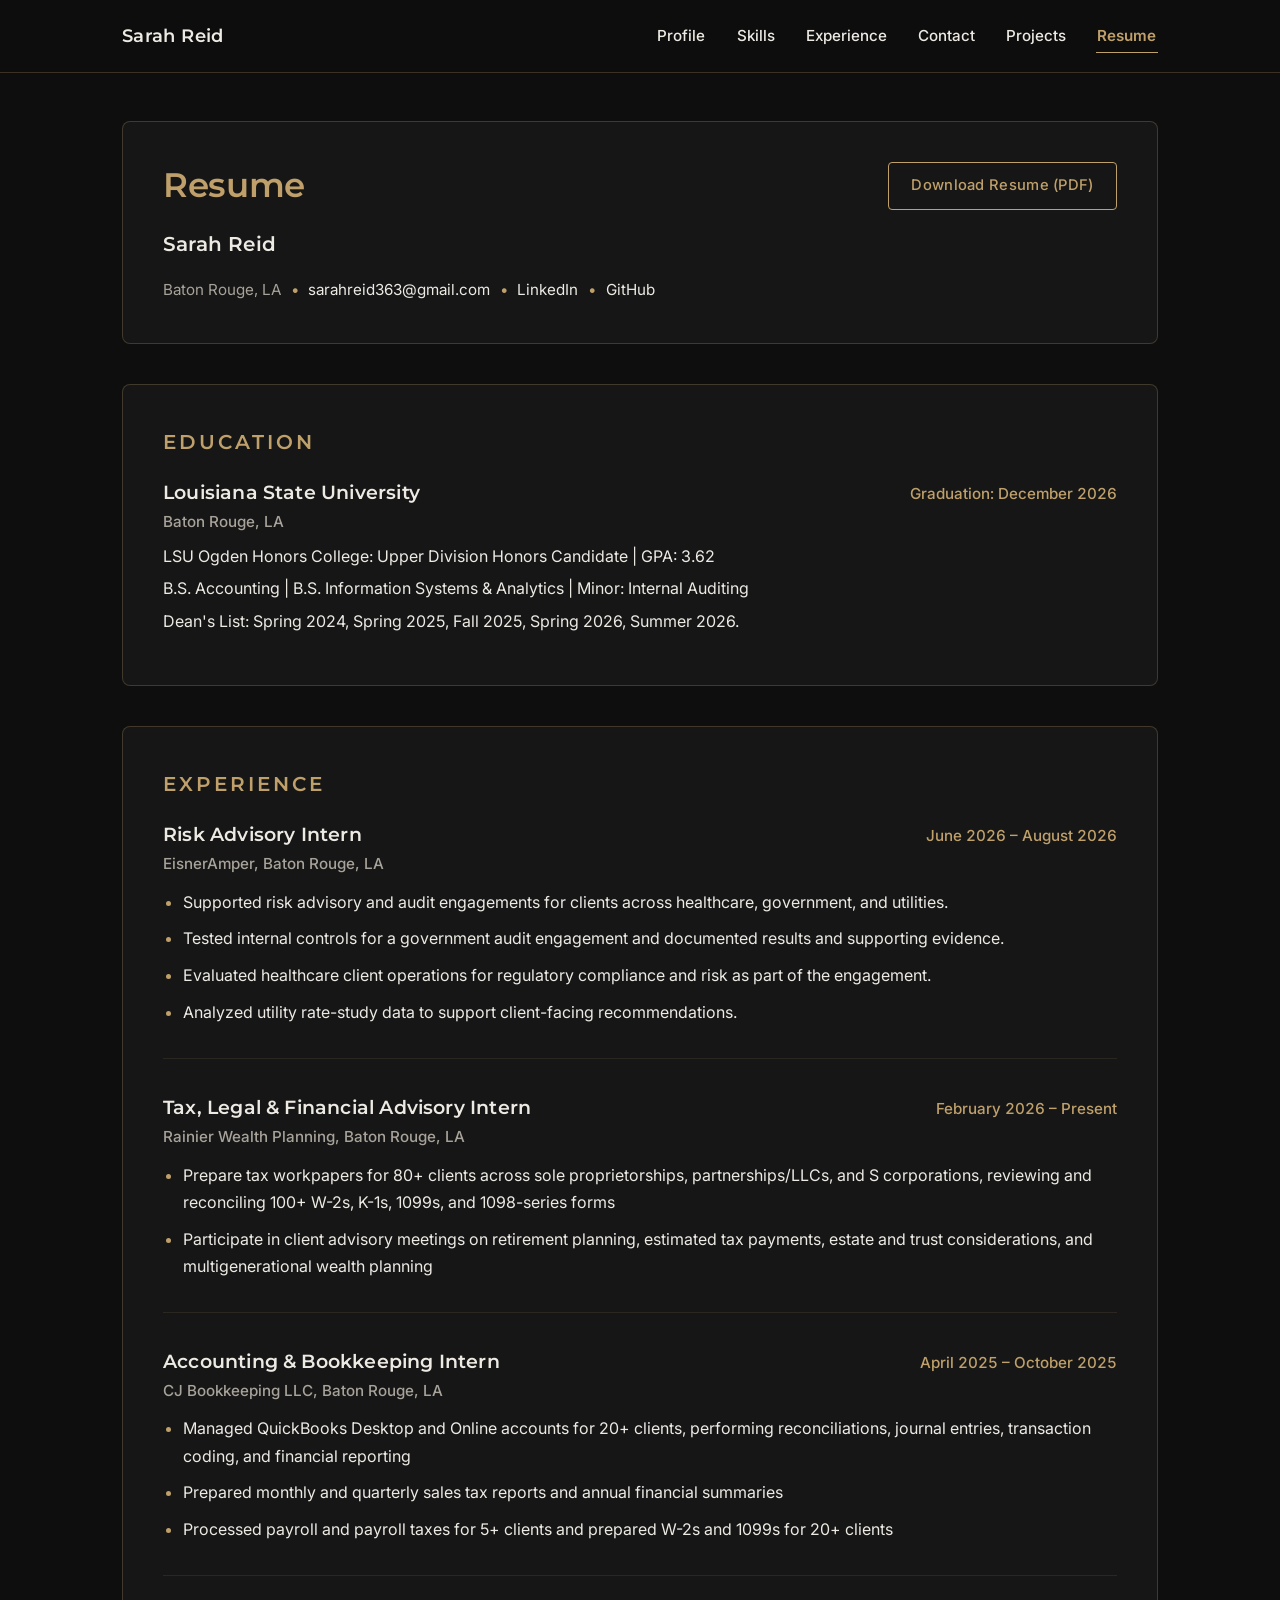
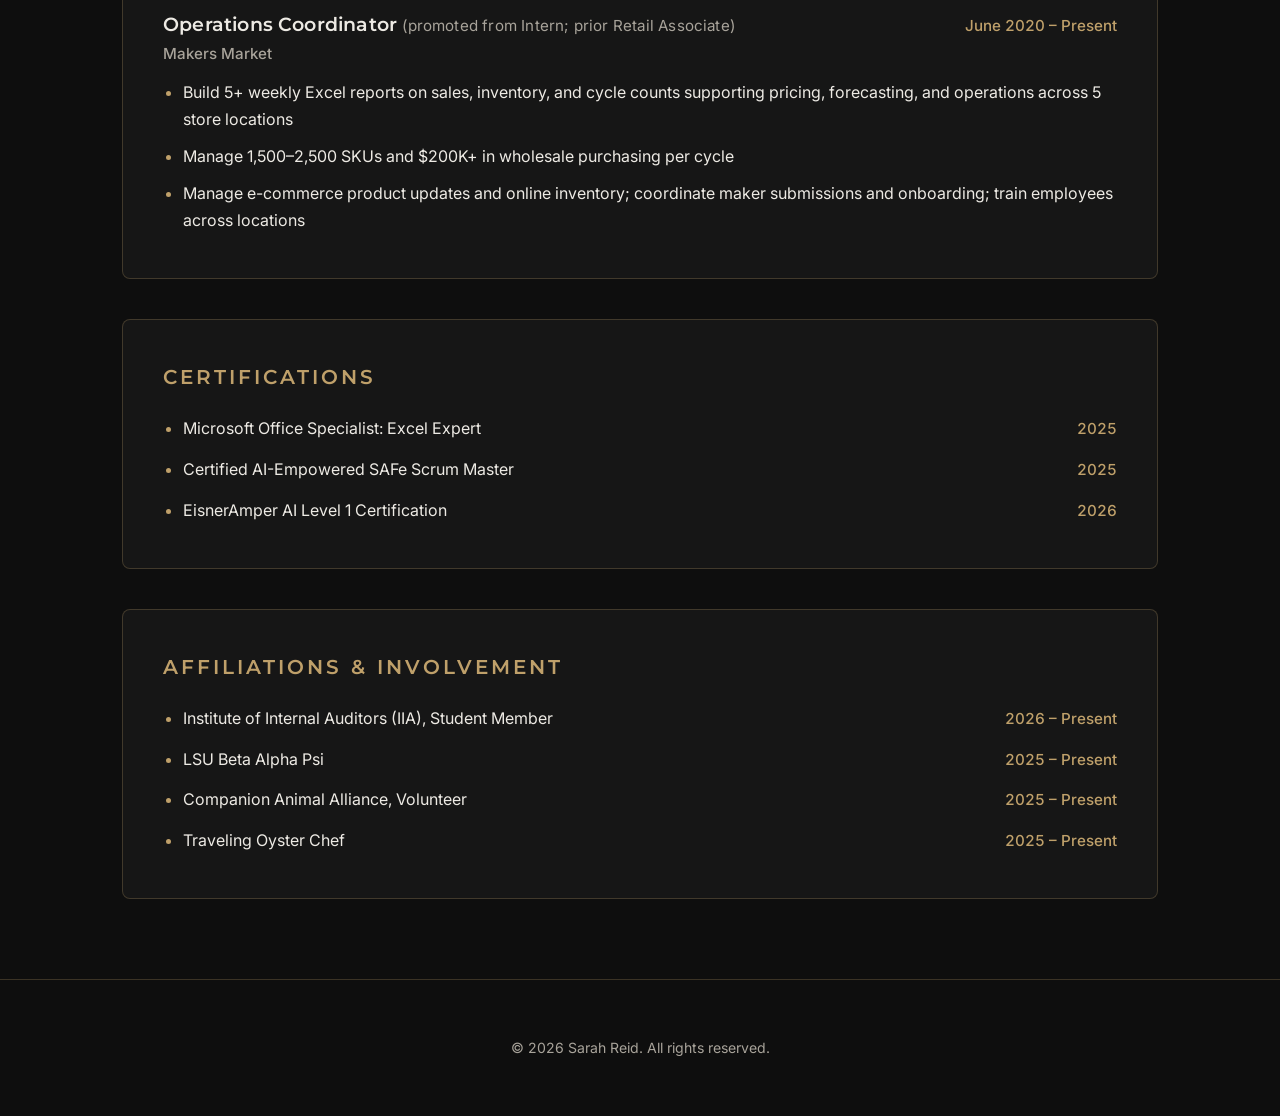
<file: resume.html>
<!DOCTYPE html>
<html lang="en">
<head>
  <meta charset="UTF-8">
  <meta name="viewport" content="width=device-width, initial-scale=1.0">
  <meta name="description" content="Resume of Sarah Reid - Accounting and Information Systems &amp; Analytics student at LSU Ogden Honors College. Experience in risk advisory, tax, and accounting.">
  <title>Resume | Sarah Reid</title>
  <link rel="preconnect" href="https://fonts.googleapis.com">
  <link rel="preconnect" href="https://fonts.gstatic.com" crossorigin>
  <link href="https://fonts.googleapis.com/css2?family=Inter:wght@400;500;600&family=Montserrat:wght@500;600;700&display=swap" rel="stylesheet">
  <link rel="icon" href="favicon.svg" type="image/svg+xml">
  <link rel="stylesheet" href="styles.css?v=2">
</head>
<body>
  <header>
    <nav class="navbar">
      <div class="nav-container">
        <a href="index.html" class="nav-logo">Sarah Reid</a>
        <ul class="nav-links">
          <li><a href="index.html#profile">Profile</a></li>
          <li><a href="index.html#skills">Skills</a></li>
          <li><a href="index.html#experience">Experience</a></li>
          <li><a href="index.html#contact">Contact</a></li>
          <li><a href="project.html">Projects</a></li>
          <li><a href="resume.html" class="active" aria-current="page">Resume</a></li>
        </ul>
      </div>
    </nav>
  </header>

  <main>
    <div class="resume-page-header">
      <div class="resume-header-top">
        <div>
          <h1>Resume</h1>
          <p class="resume-name-title">Sarah Reid</p>
        </div>
        <div class="resume-actions">
          <a href="files/sarah_reid_resume.pdf" class="btn-outline" download>Download Resume (PDF)</a>
        </div>
      </div>
      <div class="resume-contact-bar">
        <span>Baton Rouge, LA</span>
        <span class="separator">&bull;</span>
        <a href="mailto:sarahreid363@gmail.com">sarahreid363@gmail.com</a>
        <span class="separator">&bull;</span>
        <a href="https://www.linkedin.com/in/sarah-reid-939008280" target="_blank" rel="noopener noreferrer">LinkedIn</a>
        <span class="separator">&bull;</span>
        <a href="https://github.com/sarahreid363" target="_blank" rel="noopener noreferrer">GitHub</a>
      </div>
    </div>

    <!-- Education Section -->
    <section id="education" class="resume-section">
      <h2>Education</h2>
      <div class="resume-item">
        <div class="resume-header">
          <div class="resume-title-group">
            <h3 class="resume-item-title">Louisiana State University</h3>
            <div class="resume-subtitle">Baton Rouge, LA</div>
          </div>
          <div class="resume-date">Graduation: December 2026</div>
        </div>
        <div class="resume-details">
          <p>LSU Ogden Honors College: Upper Division Honors Candidate | GPA: 3.62</p>
          <p>B.S. Accounting | B.S. Information Systems &amp; Analytics | Minor: Internal Auditing</p>
          <p>Dean's List: Spring 2024, Spring 2025, Fall 2025, Spring 2026, Summer 2026.</p>
        </div>
      </div>
    </section>

    <!-- Experience Section -->
    <section id="experience" class="resume-section">
      <h2>Experience</h2>

      <div class="resume-item">
        <div class="resume-header">
          <div class="resume-title-group">
            <h3 class="resume-item-title">Risk Advisory Intern</h3>
            <div class="resume-subtitle">EisnerAmper, Baton Rouge, LA</div>
          </div>
          <div class="resume-date">June 2026 &ndash; August 2026</div>
        </div>
        <ul class="resume-bullets">
          <li>Supported risk advisory and audit engagements for clients across healthcare, government, and utilities.</li>
          <li>Tested internal controls for a government audit engagement and documented results and supporting evidence.</li>
          <li>Evaluated healthcare client operations for regulatory compliance and risk as part of the engagement.</li>
          <li>Analyzed utility rate-study data to support client-facing recommendations.</li>
        </ul>
      </div>

      <div class="resume-item">
        <div class="resume-header">
          <div class="resume-title-group">
            <h3 class="resume-item-title">Tax, Legal &amp; Financial Advisory Intern</h3>
            <div class="resume-subtitle">Rainier Wealth Planning, Baton Rouge, LA</div>
          </div>
          <div class="resume-date">February 2026 &ndash; Present</div>
        </div>
        <ul class="resume-bullets">
          <li>Prepare tax workpapers for 80+ clients across sole proprietorships, partnerships/LLCs, and S corporations, reviewing and reconciling 100+ W-2s, K-1s, 1099s, and 1098-series forms</li>
          <li>Participate in client advisory meetings on retirement planning, estimated tax payments, estate and trust considerations, and multigenerational wealth planning</li>
        </ul>
      </div>

      <div class="resume-item">
        <div class="resume-header">
          <div class="resume-title-group">
            <h3 class="resume-item-title">Accounting &amp; Bookkeeping Intern</h3>
            <div class="resume-subtitle">CJ Bookkeeping LLC, Baton Rouge, LA</div>
          </div>
          <div class="resume-date">April 2025 &ndash; October 2025</div>
        </div>
        <ul class="resume-bullets">
          <li>Managed QuickBooks Desktop and Online accounts for 20+ clients, performing reconciliations, journal entries, transaction coding, and financial reporting</li>
          <li>Prepared monthly and quarterly sales tax reports and annual financial summaries</li>
          <li>Processed payroll and payroll taxes for 5+ clients and prepared W-2s and 1099s for 20+ clients</li>
        </ul>
      </div>

      <div class="resume-item">
        <div class="resume-header">
          <div class="resume-title-group">
            <h3 class="resume-item-title">Operations Coordinator <span class="resume-promotion">(promoted from Intern; prior Retail Associate)</span></h3>
            <div class="resume-subtitle">Makers Market</div>
          </div>
          <div class="resume-date">June 2020 &ndash; Present</div>
        </div>
        <ul class="resume-bullets">
          <li>Build 5+ weekly Excel reports on sales, inventory, and cycle counts supporting pricing, forecasting, and operations across 5 store locations</li>
          <li>Manage 1,500&ndash;2,500 SKUs and $200K+ in wholesale purchasing per cycle</li>
          <li>Manage e-commerce product updates and online inventory; coordinate maker submissions and onboarding; train employees across locations</li>
        </ul>
      </div>
    </section>

    <!-- Certifications Section -->
    <section id="certifications" class="resume-section">
      <h2>Certifications</h2>
      <ul class="resume-entry-list">
        <li>
          <div class="resume-entry-row">
            <span class="resume-entry-title">Microsoft Office Specialist: Excel Expert</span>
            <span class="resume-date">2025</span>
          </div>
        </li>
        <li>
          <div class="resume-entry-row">
            <span class="resume-entry-title">Certified AI-Empowered SAFe Scrum Master</span>
            <span class="resume-date">2025</span>
          </div>
        </li>
        <li>
          <div class="resume-entry-row">
            <span class="resume-entry-title">EisnerAmper AI Level 1 Certification</span>
            <span class="resume-date">2026</span>
          </div>
        </li>
      </ul>
    </section>

    <!-- Affiliations & Involvement Section -->
    <section id="affiliations" class="resume-section">
      <h2>Affiliations &amp; Involvement</h2>
      <ul class="resume-entry-list">
        <li>
          <div class="resume-entry-row">
            <span class="resume-entry-title">Institute of Internal Auditors (IIA), Student Member</span>
            <span class="resume-date">2026 &ndash; Present</span>
          </div>
        </li>
        <li>
          <div class="resume-entry-row">
            <span class="resume-entry-title">LSU Beta Alpha Psi</span>
            <span class="resume-date">2025 &ndash; Present</span>
          </div>
        </li>
        <li>
          <div class="resume-entry-row">
            <span class="resume-entry-title">Companion Animal Alliance, Volunteer</span>
            <span class="resume-date">2025 &ndash; Present</span>
          </div>
        </li>
        <li>
          <div class="resume-entry-row">
            <span class="resume-entry-title">Traveling Oyster Chef</span>
            <span class="resume-date">2025 &ndash; Present</span>
          </div>
        </li>
      </ul>
    </section>
  </main>

  <footer class="site-footer">
    <div class="footer-container">
      <p>&copy; 2026 Sarah Reid. All rights reserved.</p>
    </div>
  </footer>
  <script src="script.js?v=2"></script>
</body>
</html>
</file>
<file: styles.css>
@import url('https://fonts.googleapis.com/css2?family=Inter:wght@400;500;600&family=Montserrat:wght@500;600;700&display=swap');

/* ==========================================================================
   Design System Variables
   ========================================================================== */
:root {
  /* Typography */
  --font-heading: 'Montserrat', -apple-system, BlinkMacSystemFont, "Segoe UI", Roboto, sans-serif;
  --font-body: 'Inter', -apple-system, BlinkMacSystemFont, "Segoe UI", Roboto, sans-serif;

  /* Palette */
  --bg-color: #0E0E0E;                        /* Deep near-black page canvas */
  --bg-card: #161616;                         /* Subtle raised surface */
  --border-card: rgba(191, 160, 106, 0.25);   /* Thin 1px champagne gold border */
  --border-card-hover: rgba(191, 160, 106, 0.55); /* Subtle brightening on hover */

  /* Muted Champagne Gold */
  --gold-accent: #BFA06A;
  --gold-hover: #D4BC8C;
  --gold-subtle-bg: rgba(191, 160, 106, 0.1);

  /* Typography Colors */
  --text-main: #EDEAE4;                       /* Warm off-white */
  --text-secondary: #A8A39A;                  /* Refined secondary warm gray */

  /* Layout */
  --nav-height: 72px;
  --container-width: 1100px;
}

/* ==========================================================================
   Base & Resets
   ========================================================================== */
* {
  box-sizing: border-box;
  margin: 0;
  padding: 0;
}

html {
  scroll-behavior: smooth;
  scroll-padding-top: calc(var(--nav-height) + 16px); /* refined by script.js */
  background-color: var(--bg-color);
}

body {
  font-family: var(--font-body);
  background-color: var(--bg-color);
  color: var(--text-main);
  line-height: 1.7;
  font-size: 1rem;
  display: flex;
  flex-direction: column;
  min-height: 100vh;
  overflow-x: hidden;
  -webkit-font-smoothing: antialiased;
  -moz-osx-font-smoothing: grayscale;
}

/* ==========================================================================
   Header & Navigation
   ========================================================================== */
header {
  position: sticky;
  top: 0;
  z-index: 1000;
  background-color: rgba(14, 14, 14, 0.96);
  backdrop-filter: blur(12px);
  -webkit-backdrop-filter: blur(12px);
  border-bottom: 1px solid var(--border-card);
}

.navbar {
  min-height: var(--nav-height);
  display: flex;
  align-items: center;
}

.nav-container {
  width: 100%;
  max-width: var(--container-width);
  margin: 0 auto;
  padding: 0.5rem 2rem;
  display: flex;
  justify-content: space-between;
  align-items: center;
}

.nav-logo {
  font-family: var(--font-heading);
  font-weight: 600;
  font-size: 1.15rem;
  text-decoration: none;
  color: var(--text-main);
  letter-spacing: 0.02em;
  transition: color 0.2s ease;
}

.nav-logo:hover {
  color: var(--gold-hover);
}

.nav-links {
  list-style: none;
  display: flex;
  gap: 1.75rem;
  align-items: center;
}

.nav-links a {
  text-decoration: none;
  color: var(--text-main);
  font-family: var(--font-body);
  font-size: 0.95rem;
  font-weight: 500;
  padding: 0.4rem 0.1rem;
  border-bottom: 1.5px solid transparent;
  transition: color 0.2s ease, border-color 0.2s ease;
}

.nav-links a:hover {
  color: var(--gold-hover);
}

.nav-links a.active {
  color: var(--gold-accent);
  font-weight: 600;
  border-bottom-color: var(--gold-accent);
}

/* ==========================================================================
   Main Content Layout
   ========================================================================== */
main {
  width: 100%;
  max-width: var(--container-width);
  margin: 0 auto;
  padding: 3rem 2rem 5rem;
  flex: 1;
}

/* Generous spacing between section cards */
.section {
  background-color: var(--bg-card);
  border: 1px solid var(--border-card);
  border-radius: 8px;
  padding: 2.75rem 2.5rem;
  margin-bottom: 2.5rem;
  box-shadow: none;
  transition: border-color 0.25s ease;
}

.section:last-of-type {
  margin-bottom: 0;
}

.section:hover {
  border-color: var(--border-card-hover);
}

/* ==========================================================================
   Headings & Typography
   ========================================================================== */
h1, h2, h3 {
  font-family: var(--font-heading);
  font-weight: 600;
  line-height: 1.35;
}

/* Page titles in gold */
h1 {
  font-size: 2.1rem;
  letter-spacing: -0.01em;
  color: var(--gold-accent);
  margin-bottom: 1.25rem;
}

/* Section headings */
h2 {
  font-size: 1.25rem;
  font-weight: 600;
  color: var(--gold-accent);
  text-transform: uppercase;
  letter-spacing: 0.15em;
  margin-bottom: 1.5rem;
  border-bottom: none;
  text-decoration: none;
}

h3 {
  font-size: 1.15rem;
  font-weight: 600;
  color: var(--text-main);
  margin-bottom: 0.5rem;
  letter-spacing: 0.01em;
}

.profile-name {
  font-family: var(--font-heading);
  font-size: 1.35rem;
  font-weight: 600;
  color: var(--text-main);
  letter-spacing: 0.01em;
  margin-bottom: 1rem;
}

/* Profile headshot layout */
.profile-layout {
  display: flex;
  align-items: flex-start;
  gap: 2.25rem;
}

.profile-headshot {
  width: 220px;
  height: auto;
  aspect-ratio: 1 / 1;
  border-radius: 50%;
  object-fit: cover;
  object-position: 50% 8%;
  border: 2px solid #BFA06A;
  flex-shrink: 0;
}

.profile-text {
  flex: 1;
}

p {
  margin-bottom: 1rem;
  color: var(--text-main);
  line-height: 1.7;
  max-width: 80ch;
}

/* Lists */
.section ul {
  padding-left: 1.25rem;
  margin-bottom: 1.5rem;
}

.section li {
  margin-bottom: 0.75rem;
  color: var(--text-main);
  line-height: 1.7;
}

.section li strong {
  color: var(--text-main);
  font-weight: 600;
}

.section li::marker {
  color: var(--gold-accent);
}

.section li:last-child {
  margin-bottom: 0;
}

/* Links */
a {
  color: var(--gold-accent);
  text-decoration: underline;
  text-underline-offset: 3px;
  transition: color 0.2s ease;
  word-break: break-word;
}

a:hover {
  color: var(--gold-hover);
}

.contact-list {
  list-style: none;
  padding-left: 0 !important;
}

.contact-list li {
  margin-bottom: 0.85rem;
  display: flex;
  flex-wrap: wrap;
  align-items: baseline;
  gap: 0.5rem;
}

.contact-list li strong {
  color: var(--text-secondary);
  font-family: var(--font-heading);
  font-size: 0.85rem;
  text-transform: uppercase;
  letter-spacing: 0.1em;
  min-width: 90px;
}

.contact-list a {
  color: var(--gold-accent);
}

/* ==========================================================================
   Buttons (Gold outline; fill with gold and near-black text on hover)
   ========================================================================== */
.experience-cta {
  margin-top: 2rem;
}

.btn,
.btn-outline {
  display: inline-block;
  padding: 0.65rem 1.4rem;
  background-color: transparent;
  color: var(--gold-accent) !important;
  border: 1px solid var(--gold-accent);
  font-family: var(--font-body);
  font-size: 0.92rem;
  font-weight: 500;
  letter-spacing: 0.02em;
  border-radius: 4px;
  cursor: pointer;
  text-decoration: none !important;
  transition: all 0.25s ease;
  box-shadow: none;
}

.btn:hover,
.btn-outline:hover {
  background-color: var(--gold-accent);
  color: #0E0E0E !important;
  border-color: var(--gold-accent);
  transform: translateY(-1px);
}

.btn:active,
.btn-outline:active {
  transform: translateY(0);
}

/* ==========================================================================
   Resume Page Styles
   ========================================================================== */
.resume-page-header {
  background-color: var(--bg-card);
  border: 1px solid var(--border-card);
  border-radius: 8px;
  padding: 2.5rem;
  margin-bottom: 2.5rem;
  transition: border-color 0.25s ease;
}

.resume-page-header:hover {
  border-color: var(--border-card-hover);
}

.resume-header-top {
  display: flex;
  justify-content: space-between;
  align-items: flex-start;
  gap: 1.5rem;
}

.resume-name-title {
  font-family: var(--font-heading);
  font-size: 1.25rem;
  font-weight: 600;
  color: var(--text-main);
  letter-spacing: 0.01em;
  margin-bottom: 0.25rem;
}

.resume-contact-bar {
  display: flex;
  flex-wrap: wrap;
  align-items: center;
  gap: 0.6rem;
  font-size: 0.95rem;
  color: var(--text-secondary);
  margin-top: 0.75rem;
}

.resume-contact-bar a {
  color: var(--text-main);
  text-decoration: none;
}

.resume-contact-bar a:hover {
  color: var(--gold-hover);
  text-decoration: underline;
}

.resume-contact-bar .separator {
  color: var(--gold-accent);
}

.resume-section {
  background-color: var(--bg-card);
  border: 1px solid var(--border-card);
  border-radius: 8px;
  padding: 2.75rem 2.5rem;
  margin-bottom: 2.5rem;
  transition: border-color 0.25s ease;
}

.resume-section:hover {
  border-color: var(--border-card-hover);
}

.resume-section:last-of-type {
  margin-bottom: 0;
}

.resume-item {
  margin-bottom: 2.25rem;
  padding-bottom: 2rem;
  border-bottom: 1px solid rgba(191, 160, 106, 0.12);
}

.resume-item:last-child {
  margin-bottom: 0;
  padding-bottom: 0;
  border-bottom: none;
}

.resume-header {
  display: flex;
  justify-content: space-between;
  align-items: baseline;
  gap: 1.5rem;
  margin-bottom: 0.5rem;
  width: 100%;
}

.resume-title-group {
  flex: 1;
}

.resume-item-title {
  font-family: var(--font-heading);
  font-size: 1.18rem;
  font-weight: 600;
  color: var(--text-main);
  letter-spacing: 0.01em;
  margin-bottom: 0.2rem;
}

.resume-promotion {
  font-family: var(--font-body);
  font-size: 0.95rem;
  font-weight: 400;
  color: var(--text-secondary);
}

.resume-subtitle {
  font-family: var(--font-body);
  font-size: 0.95rem;
  color: var(--text-secondary);
  font-weight: 500;
}

.resume-date {
  font-family: var(--font-body);
  font-size: 0.95rem;
  color: var(--gold-accent);
  font-weight: 500;
  white-space: nowrap;
  text-align: right;
  flex-shrink: 0;
  font-variant-numeric: tabular-nums;
}

.resume-details {
  margin-top: 0.45rem;
}

.resume-details p {
  margin-bottom: 0.35rem;
  color: var(--text-main);
}

.resume-bullets {
  padding-left: 1.25rem;
  margin-top: 0.75rem;
  margin-bottom: 0;
}

.resume-bullets li {
  margin-bottom: 0.6rem;
  color: var(--text-main);
  line-height: 1.7;
}

.resume-bullets li::marker {
  color: var(--gold-accent);
}

.resume-bullets li:last-child {
  margin-bottom: 0;
}

.resume-entry-list {
  padding-left: 1.25rem;
  margin-bottom: 0;
}

.resume-entry-list li {
  margin-bottom: 0.85rem;
  color: var(--text-main);
  line-height: 1.7;
}

.resume-entry-list li::marker {
  color: var(--gold-accent);
}

.resume-entry-list li:last-child {
  margin-bottom: 0;
}

.resume-entry-row {
  display: flex;
  justify-content: space-between;
  align-items: baseline;
  gap: 1.5rem;
  width: 100%;
}

.resume-entry-title {
  color: var(--text-main);
  flex: 1;
}

/* ==========================================================================
   Projects Page Styles
   ========================================================================== */
.projects-page-header {
  background-color: var(--bg-card);
  border: 1px solid var(--border-card);
  border-radius: 8px;
  padding: 2.5rem;
  margin-bottom: 2.5rem;
  transition: border-color 0.25s ease;
}

.projects-page-header:hover {
  border-color: var(--border-card-hover);
}

/* Featured Capstone (Raised #161616 Section) */
.featured-project-section {
  background-color: var(--bg-card);
  border: 1px solid var(--border-card);
  border-radius: 8px;
  padding: 2.75rem 2.5rem;
  margin-bottom: 3.5rem;
  box-shadow: none;
  transition: border-color 0.25s ease;
}

.featured-project-section:hover {
  border-color: var(--border-card-hover);
}

/* Small section label on its own line above title: uppercase, letter-spacing 0.15em, small, gold */
.featured-project-badge {
  display: block;
  font-family: var(--font-heading);
  font-size: 0.75rem;
  font-weight: 600;
  text-transform: uppercase;
  letter-spacing: 0.15em;
  color: var(--gold-accent);
  margin-bottom: 0.75rem;
}

/* Project title: Montserrat semibold, no underline */
.featured-project-title {
  font-family: var(--font-heading);
  font-size: 1.7rem;
  font-weight: 600;
  color: var(--text-main);
  letter-spacing: -0.01em;
  margin-bottom: 1.75rem;
  line-height: 1.35;
  text-decoration: none;
  border-bottom: none;
}

.featured-project-content {
  display: flex;
  flex-direction: column;
  gap: 1.5rem;
  margin-bottom: 1.75rem;
}

.featured-project-block h3 {
  font-family: var(--font-heading);
  font-size: 1.05rem;
  font-weight: 600;
  color: var(--gold-accent);
  margin-bottom: 0.35rem;
  letter-spacing: 0.02em;
}

.featured-project-block p {
  color: var(--text-main);
  line-height: 1.7;
  margin-bottom: 0;
  max-width: 100%;
}

/* Skills Line & Tags */
.project-skills {
  display: flex;
  align-items: center;
  flex-wrap: wrap;
  gap: 0.5rem;
  padding-top: 1.15rem;
  border-top: 1px solid rgba(191, 160, 106, 0.15);
}

/* Small label for SKILLS */
.skills-label {
  font-family: var(--font-heading);
  font-size: 0.75rem;
  font-weight: 600;
  text-transform: uppercase;
  letter-spacing: 0.15em;
  color: var(--gold-accent);
  margin-right: 0.35rem;
}

.tags-container {
  display: flex;
  flex-wrap: wrap;
  gap: 0.45rem;
  align-items: center;
}

.skill-tag {
  display: inline-flex;
  align-items: center;
  font-family: var(--font-body);
  font-size: 0.8rem;
  font-weight: 500;
  color: var(--text-main);
  background-color: rgba(255, 255, 255, 0.04);
  border: 1px solid rgba(191, 160, 106, 0.22);
  padding: 0.22rem 0.7rem;
  border-radius: 9999px;
  line-height: 1.4;
  transition: all 0.2s ease;
}

.skill-tag:hover {
  background-color: rgba(191, 160, 106, 0.12);
  border-color: var(--gold-accent);
  color: var(--gold-hover);
}

/* Projects Cards Grid */
.projects-grid-section {
  margin-bottom: 3.5rem;
}

.projects-grid-heading {
  font-family: var(--font-heading);
  font-size: 1.25rem;
  font-weight: 600;
  color: var(--gold-accent);
  text-transform: uppercase;
  letter-spacing: 0.15em;
  margin-bottom: 1.75rem;
  border-bottom: none;
}

.projects-grid {
  display: grid;
  grid-template-columns: repeat(3, 1fr);
  gap: 1.75rem;
  align-items: stretch;
}

.project-card {
  background-color: var(--bg-card);
  border: 1px solid var(--border-card);
  border-radius: 8px;
  padding: 1.75rem 1.6rem 1.6rem;
  display: flex;
  flex-direction: column;
  justify-content: space-between;
  box-shadow: none;
  transition: border-color 0.25s ease, transform 0.2s ease;
}

.project-card:hover {
  transform: translateY(-2px);
  border-color: var(--border-card-hover);
}

.project-card-body {
  flex: 1;
}

/* Remove underline under project titles */
.project-card-title {
  font-family: var(--font-heading);
  font-size: 1.15rem;
  font-weight: 600;
  color: var(--text-main);
  margin-bottom: 0.85rem;
  line-height: 1.4;
  text-decoration: none;
  border-bottom: none;
  letter-spacing: 0.01em;
}

.project-card-course {
  display: block;
  font-family: var(--font-body);
  font-size: 0.85rem;
  font-weight: 400;
  color: var(--text-secondary);
  margin-top: 0.35rem;
}

.project-card-desc {
  color: var(--text-secondary);
  font-size: 0.95rem;
  line-height: 1.7;
  margin-bottom: 1.5rem;
  max-width: 100%;
}

.project-card .project-skills {
  margin-top: auto;
}

/* Academic Highlights */
.academics-layout {
  display: grid;
  grid-template-columns: minmax(0, 1fr) minmax(0, 2fr);
  gap: 2rem;
  align-items: center;
}

.gpa-ticker {
  text-align: center;
  padding: 1.1rem 1rem;
  border: 1px solid var(--border-card);
  border-radius: 8px;
  background-color: var(--bg-color);
}

.gpa-label {
  display: block;
  font-family: var(--font-heading);
  font-size: 0.8rem;
  font-weight: 600;
  letter-spacing: 0.15em;
  text-transform: uppercase;
  color: var(--text-secondary);
}

.gpa-number {
  display: block;
  font-family: var(--font-heading);
  font-size: 3rem;
  font-weight: 700;
  line-height: 1.1;
  color: var(--gold-accent);
  margin: 0.35rem 0;
  font-variant-numeric: tabular-nums;
}

.gpa-caption {
  font-size: 0.92rem;
  color: var(--text-secondary);
  margin: 0 auto;
}

.chart-box {
  position: relative;
  height: 300px;
  min-width: 0;
}

/* Honors & Affiliations */
.honors-grid {
  display: grid;
  grid-template-columns: repeat(3, minmax(0, 1fr));
  gap: 1.25rem;
}

.honor-card {
  background-color: var(--bg-color);
  border: 1px solid var(--border-card);
  border-radius: 8px;
  padding: 1.4rem 1.3rem;
  transition: border-color 0.25s ease, transform 0.2s ease;
}

.honor-card:hover {
  border-color: var(--border-card-hover);
  transform: translateY(-2px);
}

.honor-card-featured {
  grid-column: 1 / -1;
  border: 2px solid var(--gold-accent);
  background-color: var(--gold-subtle-bg);
  padding: 2rem 1.9rem;
}

.honor-card-featured:hover {
  border-color: var(--gold-hover);
}

.honor-badge {
  display: inline-block;
  font-family: var(--font-heading);
  font-size: 0.72rem;
  font-weight: 600;
  letter-spacing: 0.12em;
  text-transform: uppercase;
  color: var(--bg-color);
  background-color: var(--gold-accent);
  border-radius: 4px;
  padding: 0.25rem 0.6rem;
  margin-bottom: 0.9rem;
}

.honor-title {
  font-family: var(--font-heading);
  font-size: 1.05rem;
  font-weight: 600;
  color: var(--text-main);
  line-height: 1.4;
  margin-bottom: 0.6rem;
}

.honor-card-featured .honor-title {
  font-size: 1.4rem;
  color: var(--gold-accent);
}

.honor-meta {
  font-size: 0.88rem;
  font-weight: 500;
  color: var(--gold-hover);
  margin-bottom: 0.75rem;
  max-width: 100%;
}

.honor-desc {
  font-size: 0.95rem;
  line-height: 1.7;
  color: var(--text-secondary);
  margin-bottom: 0;
  max-width: 100%;
}

.honor-card-featured .honor-desc {
  font-size: 1rem;
  color: var(--text-main);
}

/* Projects page intro and section pills */
.page-intro {
  font-family: var(--font-body);
  font-size: 0.95rem;
  color: var(--text-secondary);
  margin-top: -0.5rem;
  margin-bottom: 0;
}

.section-pills {
  display: flex;
  flex-wrap: wrap;
  gap: 0.6rem;
  margin-top: 1.25rem;
}

.pill-link {
  display: inline-block;
  padding: 0.35rem 0.95rem;
  font-family: var(--font-body);
  font-size: 0.85rem;
  font-weight: 500;
  color: var(--gold-accent);
  text-decoration: none;
  border: 1px solid var(--gold-accent);
  border-radius: 999px;
  transition: background-color 0.2s ease, color 0.2s ease;
}

.pill-link:hover,
.pill-link:focus-visible {
  background-color: var(--gold-accent);
  color: var(--bg-color);
}

/* Project categories */
.project-category-label {
  font-size: 0.8rem;
  font-weight: 600;
  letter-spacing: 0.18em;
  color: var(--gold-accent);
  margin-bottom: 1.1rem;
  padding-bottom: 0.6rem;
  border-bottom: 1px solid var(--border-card);
}

.project-category .projects-grid {
  grid-template-columns: repeat(2, minmax(0, 1fr));
}

/* Wide project cards with charts */
.project-card-wide {
  grid-column: 1 / -1;
}

.project-charts {
  display: grid;
  grid-template-columns: repeat(2, minmax(0, 1fr));
  gap: 1.5rem;
  margin-bottom: 1.5rem;
}

.project-charts .chart-box {
  height: 320px;
  padding: 1rem;
  background-color: var(--bg-color);
  border: 1px solid var(--border-card);
  border-radius: 8px;
}

/* Stat callouts */
.stat-callouts {
  display: grid;
  grid-template-columns: repeat(3, minmax(0, 1fr));
  gap: 1.25rem;
  margin-bottom: 1.5rem;
}

.stat-callout {
  text-align: center;
  padding: 1.25rem 1rem;
  background-color: var(--bg-color);
  border: 1px solid var(--border-card);
  border-radius: 8px;
}

.stat-number {
  display: block;
  font-family: var(--font-heading);
  font-size: 2.1rem;
  font-weight: 700;
  line-height: 1.2;
  color: var(--gold-accent);
  font-variant-numeric: tabular-nums;
  margin-bottom: 0.4rem;
}

.stat-label {
  display: block;
  font-size: 0.88rem;
  line-height: 1.5;
  color: var(--text-secondary);
}

/* ==========================================================================
   Footer
   ========================================================================== */
.site-footer {
  background-color: var(--bg-color);
  border-top: 1px solid var(--border-card);
  padding: 3.5rem 2rem;
  margin-top: auto;
}

.footer-container {
  max-width: var(--container-width);
  margin: 0 auto;
  text-align: center;
  font-family: var(--font-body);
  font-size: 0.88rem;
  color: var(--text-secondary);
}

.footer-container p {
  color: var(--text-secondary);
  margin-bottom: 0;
  max-width: 100%;
}

/* ==========================================================================
   Responsive Breakpoints
   ========================================================================== */
@media (max-width: 860px) {
  .project-category .projects-grid {
    grid-template-columns: 1fr;
  }

  .academics-layout,
  .project-charts,
  .stat-callouts {
    grid-template-columns: 1fr;
  }

  .honors-grid {
    grid-template-columns: 1fr;
  }

  .projects-grid {
    grid-template-columns: 1fr;
    gap: 1.75rem;
  }
}

/* Tablet: keep the logo and six nav links on one row without crowding */
@media (max-width: 820px) {
  .nav-container {
    padding: 0.5rem 1.25rem;
    gap: 1rem;
  }

  .nav-links {
    gap: 1.1rem;
  }
}

@media (max-width: 640px) {
  :root {
    --nav-height: 96px;
  }

  .navbar {
    min-height: 0;
  }

  .nav-container {
    flex-direction: column;
    height: auto;
    padding: 0.55rem 1rem 0.45rem;
    gap: 0.3rem;
  }

  .nav-logo {
    font-size: 1rem;
  }

  .nav-links {
    gap: 0.15rem 0.7rem;
    flex-wrap: wrap;
    justify-content: center;
  }

  .nav-links a {
    font-size: 0.82rem;
    padding: 0.15rem 0.2rem;
  }

  main {
    padding: 2rem 1.25rem 3.5rem;
  }

  .section,
  .resume-section,
  .resume-page-header,
  .projects-page-header,
  .featured-project-section {
    padding: 1.75rem 1.25rem;
    margin-bottom: 1.75rem;
  }

  h1 {
    font-size: 1.75rem;
  }

  .featured-project-title {
    font-size: 1.35rem;
    margin-bottom: 1.25rem;
  }

  .project-card {
    padding: 1.4rem 1.25rem;
  }

  .profile-layout {
    flex-direction: column;
    align-items: center;
    gap: 1.5rem;
  }

  .profile-headshot {
    width: 180px;
  }

  .gpa-number {
    font-size: 2.6rem;
  }

  .chart-box {
    height: 260px;
  }

  .project-charts .chart-box {
    height: 360px;
    padding: 0.75rem;
  }

  .honor-card-featured {
    padding: 1.5rem 1.25rem;
  }

  .honor-card-featured .honor-title {
    font-size: 1.2rem;
  }

  .resume-header-top {
    flex-direction: column;
    align-items: flex-start;
    gap: 1rem;
  }

  .resume-contact-bar {
    gap: 0.4rem;
    font-size: 0.88rem;
  }

  /* Stack dates under titles on mobile */
  .resume-header {
    flex-direction: column;
    align-items: flex-start;
    gap: 0.25rem;
  }

  .resume-date {
    text-align: left;
    white-space: normal;
  }

  .resume-entry-row {
    flex-direction: column;
    align-items: flex-start;
    gap: 0.15rem;
  }
}

/* ==========================================================================
   Print Optimization
   ========================================================================== */
@media print {
  header,
  footer,
  .site-footer,
  .resume-actions,
  .nav-container,
  .experience-cta {
    display: none !important;
  }

  body {
    background-color: #ffffff;
    color: #000000;
    font-size: 11pt;
    line-height: 1.4;
  }

  main {
    max-width: 100%;
    padding: 0;
    margin: 0;
  }

  .resume-page-header,
  .projects-page-header {
    background: transparent !important;
    border: none !important;
    padding: 0 0 0.75rem 0;
    margin-bottom: 0.75rem;
    border-bottom: 1.5pt solid #000000 !important;
  }

  .section,
  .resume-section,
  .featured-project-section,
  .project-card {
    background: transparent !important;
    color: #000000 !important;
    border: none !important;
    border-bottom: 0.5pt solid #cccccc !important;
    border-radius: 0;
    padding: 1rem 0;
    margin-bottom: 1.5rem;
    break-inside: avoid;
    box-shadow: none !important;
  }

  h1, h2, h3,
  .featured-project-title,
  .resume-item-title,
  .project-card-title {
    color: #000000 !important;
  }

  p,
  .resume-bullets li,
  .resume-entry-list li,
  .featured-project-block p,
  .project-card-desc {
    color: #333333 !important;
  }

  .projects-grid {
    display: block;
  }

  .resume-item {
    margin-bottom: 1rem;
    padding-bottom: 0;
    border-bottom: none;
    break-inside: avoid;
  }

  .resume-bullets li {
    margin-bottom: 0.25rem;
  }

  .resume-date {
    color: #333333 !important;
  }

  .skill-tag {
    border: 0.5pt solid #888888 !important;
    background: transparent !important;
    color: #000000 !important;
  }

  a {
    color: #000000 !important;
    text-decoration: none !important;
  }
}
</file>
